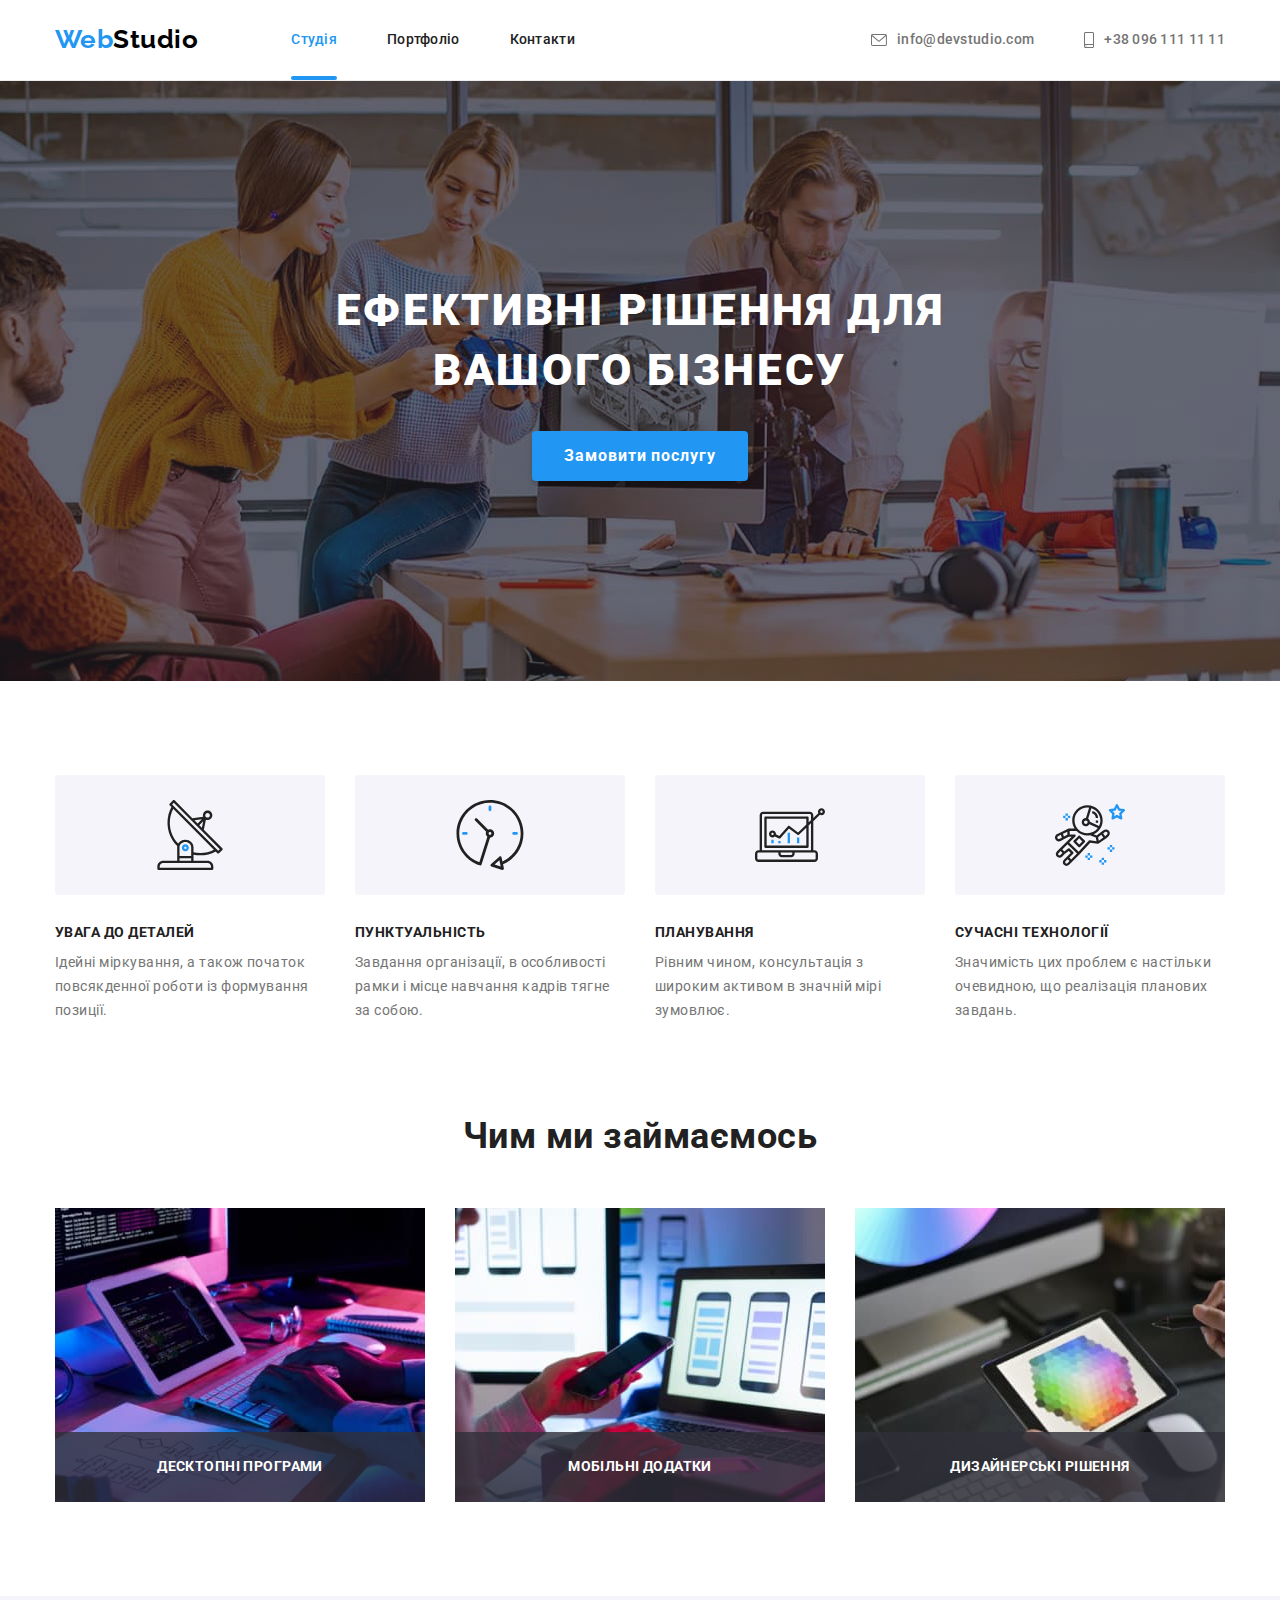
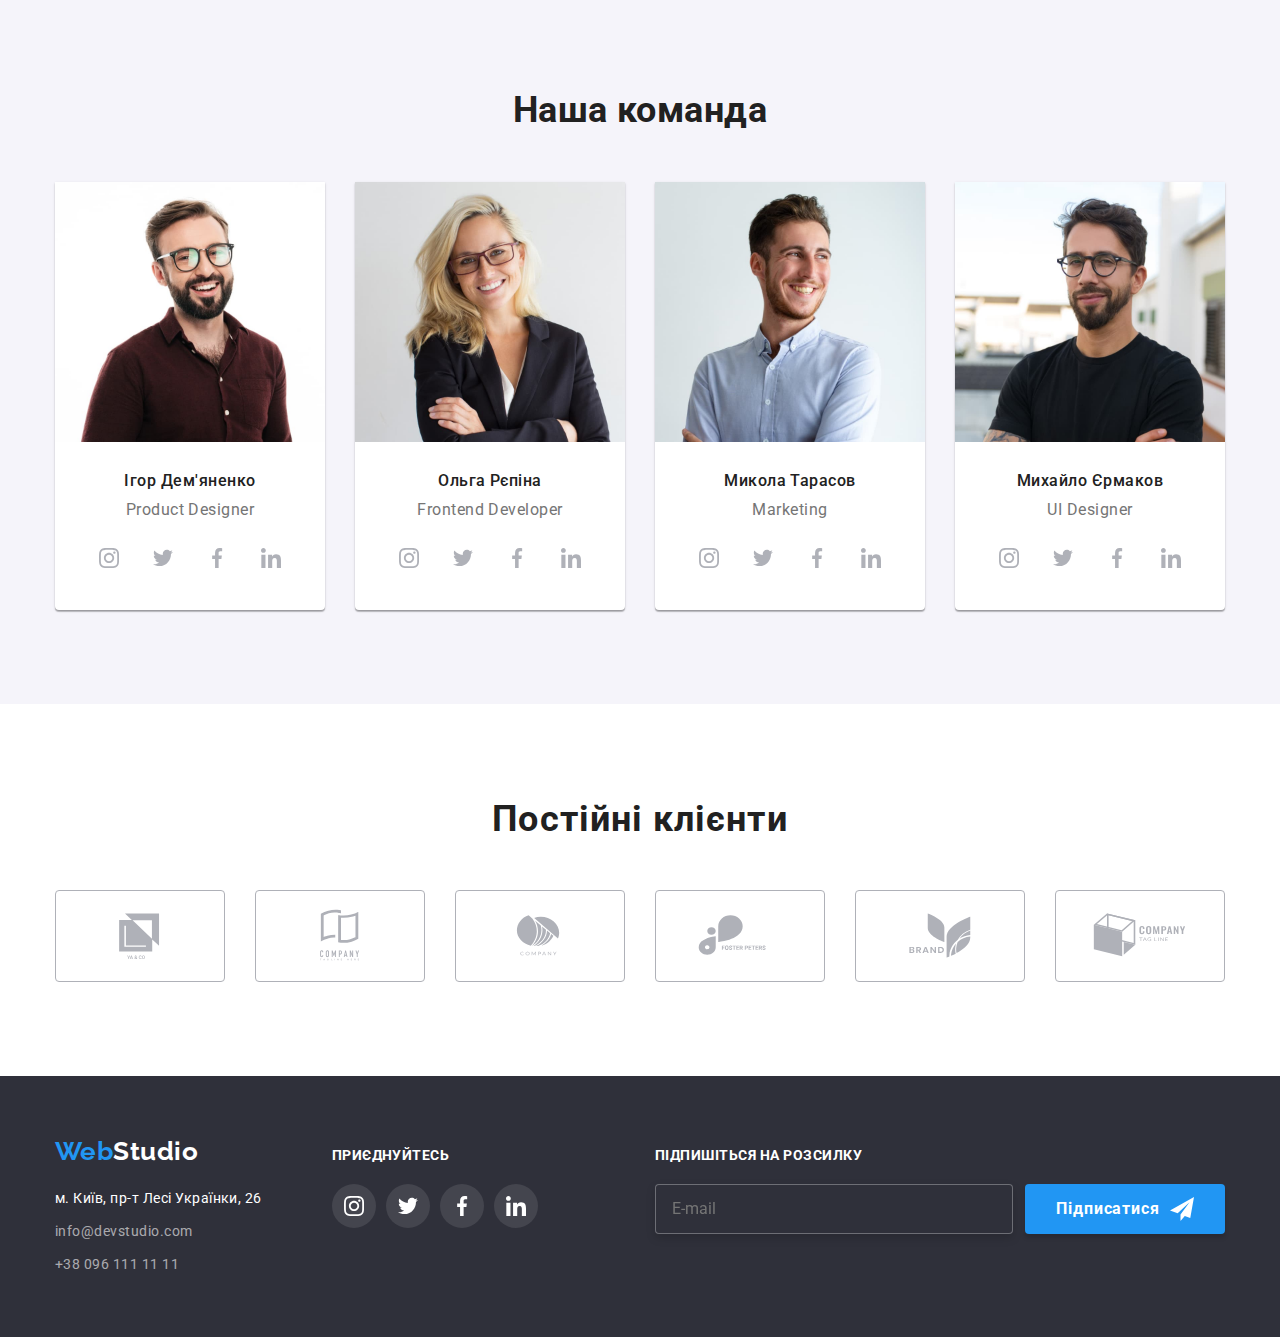
<file: index.html>
<!DOCTYPE html>
<html lang="uk">
  <head>
    <meta charset="UTF-8" />
    <meta http-equiv="X-UA-Compatible" content="IE=edge" />
    <meta name="viewport" content="width=device-width, initial-scale=1.0" />
    <title>WebStudio</title>
    <link rel="preconnect" href="https://fonts.googleapis.com" />
    <link rel="preconnect" href="https://fonts.gstatic.com" crossorigin />
    <link
      href="https://fonts.googleapis.com/css2?family=Raleway:wght@700&family=Roboto:wght@400;500;700;900&display=swap"
      rel="stylesheet"
    />
    <link
      rel="stylesheet"
      href="https://cdnjs.cloudflare.com/ajax/libs/modern-normalize/1.1.0/modern-normalize.css"
      integrity="sha512-Y0MM+V6ymRKN2zStTqzQ227DWhhp4Mzdo6gnlRnuaNCbc+YN/ZH0sBCLTM4M0oSy9c9VKiCvd4Jk44aCLrNS5Q=="
      crossorigin="anonymous"
      referrerpolicy="no-referrer"
    />
    <link rel="stylesheet" href="./css/styles.css" />
  </head>
  <body>
    <!-- Верхня лінія -->
    <header class="header-main">
      <div class="container main-nav">
        <a href="./index.html" class="logo" lang="en"><span>Web</span>Studio</a>
        <nav>
          <ul class="nav-list">
            <li class="nav-li-item"><a href="./index.html" class="nav-item current">Студія</a></li>
            <li class="nav-li-item"><a href="./portfolio.html" class="nav-item">Портфоліо</a></li>
            <li class="nav-li-item"><a href="#" class="nav-item">Контакти</a></li>
          </ul>
        </nav>
        <ul class="contacts-list">
          <li class="contacts-li-item">
            <a href="mailto:info@devstudio.com" class="contacts-item">
              <svg class="contacts-icon" width="16" height="12" aria-hidden="true">
                <use href="./images/icons.svg#icon-envelope"></use>
              </svg>
              info@devstudio.com
            </a>
          </li>
          <li class="contacts-li-item">
            <a href="tel:+380961111111" class="contacts-item">
              <svg class="contacts-icon" width="10" height="16" aria-hidden="true">
                <use href="./images/icons.svg#icon-smartphone"></use>
              </svg>
              +38 096 111 11 11
            </a>
          </li>
        </ul>
      </div>
    </header>

    <main>
      <!-- Шапка -->
      <section class="hero">
        <div class="container">
          <h1 class="hero-title">Ефективні рішення для вашого бізнесу</h1>
          <button type="button" class="hero-btn" data-modal-open>Замовити послугу</button>
        </div>
      </section>

      <!-- Особливості -->
      <section class="section">
        <div class="container features">
          <h2 class="features-title visually-hidden">Особливості</h2>
          <ul class="features-list">
            <li class="features-item">
              <div class="features-card">
                <svg class="features-icon" width="70" height="70" aria-hidden="true">
                  <use href="./images/icons.svg#icon-antenna"></use>
                </svg>
              </div>
              <h3 class="features-subtitle">Увага до деталей</h3>
              <p class="features-desc">
                Ідейні міркування, а також початок повсякденної роботи із формування позиції.
              </p>
            </li>
            <li class="features-item">
              <div class="features-card">
                <svg class="features-icon" width="70" height="70" aria-hidden="true">
                  <use href="./images/icons.svg#icon-clock"></use>
                </svg>
              </div>
              <h3 class="features-subtitle">Пунктуальність</h3>
              <p class="features-desc">
                Завдання організації, в особливості рамки і місце навчання кадрів тягне за собою.
              </p>
            </li>
            <li class="features-item">
              <div class="features-card">
                <svg class="features-icon" width="70" height="70" aria-hidden="true">
                  <use href="./images/icons.svg#icon-diagram"></use>
                </svg>
              </div>
              <h3 class="features-subtitle">Планування</h3>
              <p class="features-desc">
                Рівним чином, консультація з широким активом в значній мірі зумовлює.
              </p>
            </li>
            <li class="features-item">
              <div class="features-card">
                <svg class="features-icon" width="70" height="70" aria-hidden="true">
                  <use href="./images/icons.svg#icon-astronaut"></use>
                </svg>
              </div>
              <h3 class="features-subtitle">Сучасні технології</h3>
              <p class="features-desc">
                Значимість цих проблем є настільки очевидною, що реалізація планових завдань.
              </p>
            </li>
          </ul>
        </div>
      </section>

      <!-- Чим ми займаємоя -->
      <section class="section wedo">
        <div class="container">
          <h2 class="wedo-title">Чим ми займаємось</h2>
          <ul class="wedo-list">
            <li class="wedo-item">
              <div class="wedo-thumb">
                <img
                  src="./images/code.jpg"
                  alt="Робота з комп'ютером"
                  width="370"
                  height="294"
                  class="wedo-img"
                />
                <h3 class="wedo-subtitle">Десктопні програми</h3>
              </div>
            </li>
            <li class="wedo-item">
              <div class="wedo-thumb">
                <img
                  src="./images/phone.jpg"
                  alt="Презентація на ноутбуці"
                  width="370"
                  height="294"
                  class="wedo-img"
                />
                <h3 class="wedo-subtitle">Мобільні додатки</h3>
              </div>
            </li>
            <li class="wedo-item">
              <div class="wedo-thumb">
                <img
                  src="./images/tablet.jpg"
                  alt="Палітра кольорів на планшеті"
                  width="370"
                  height="294"
                  class="wedo-img"
                />
                <h3 class="wedo-subtitle">Дизайнерські рішення</h3>
              </div>
            </li>
          </ul>
        </div>
      </section>

      <!-- Наша команда -->
      <section class="section team">
        <div class="container">
          <h2 class="team-title">Наша команда</h2>
          <ul class="team-list">
            <li class="team-item">
              <img
                src="./images/demyanenko.jpg"
                alt="Ігор Дем'яненко"
                width="270"
                height="260"
                class="team-img"
              />
              <div class="card-team-text">
                <h3 class="team-subtitle">Ігор Дем'яненко</h3>
                <p class="team-desc" lang="en">Product Designer</p>
                <ul class="social-icon-list">
                  <li class="social-icon-item">
                    <a href="#" class="social-icon-link team-social">
                      <svg
                        class="social-icon"
                        width="20"
                        height="20"
                        aria-label="Посилання на Instagram"
                      >
                        <use href="./images/icons.svg#icon-instagram"></use>
                      </svg>
                    </a>
                  </li>
                  <li class="social-icon-item">
                    <a href="#" class="social-icon-link team-social">
                      <svg
                        class="social-icon"
                        width="20"
                        height="20"
                        aria-label="Посилання на Twitter"
                      >
                        <use href="./images/icons.svg#icon-twitter"></use>
                      </svg>
                    </a>
                  </li>
                  <li class="social-icon-item">
                    <a href="#" class="social-icon-link team-social">
                      <svg
                        class="social-icon"
                        width="20"
                        height="20"
                        aria-label="Посилання на Facebook"
                      >
                        <use href="./images/icons.svg#icon-facebook"></use>
                      </svg>
                    </a>
                  </li>
                  <li class="social-icon-item">
                    <a href="#" class="social-icon-link team-social">
                      <svg
                        class="social-icon"
                        width="20"
                        height="20"
                        aria-label="Посилання на LinkedIn"
                      >
                        <use href="./images/icons.svg#icon-linkedin"></use>
                      </svg>
                    </a>
                  </li>
                </ul>
              </div>
            </li>
            <li class="team-item">
              <img
                src="./images/repina.jpg"
                alt="Ольга Рєпіна"
                width="270"
                height="260"
                class="team-img"
              />
              <div class="card-team-text">
                <h3 class="team-subtitle">Ольга Рєпіна</h3>
                <p class="team-desc" lang="en">Frontend Developer</p>
                <ul class="social-icon-list">
                  <li class="social-icon-item">
                    <a href="#" class="social-icon-link team-social">
                      <svg
                        class="social-icon"
                        width="20"
                        height="20"
                        aria-label="Посилання на Instagram"
                      >
                        <use href="./images/icons.svg#icon-instagram"></use>
                      </svg>
                    </a>
                  </li>
                  <li class="social-icon-item">
                    <a href="#" class="social-icon-link team-social">
                      <svg
                        class="social-icon"
                        width="20"
                        height="20"
                        aria-label="Посилання на Twitter"
                      >
                        <use href="./images/icons.svg#icon-twitter"></use>
                      </svg>
                    </a>
                  </li>
                  <li class="social-icon-item">
                    <a href="#" class="social-icon-link team-social">
                      <svg
                        class="social-icon"
                        width="20"
                        height="20"
                        aria-label="Посилання на Facebook"
                      >
                        <use href="./images/icons.svg#icon-facebook"></use>
                      </svg>
                    </a>
                  </li>
                  <li class="social-icon-item">
                    <a href="#" class="social-icon-link team-social">
                      <svg
                        class="social-icon"
                        width="20"
                        height="20"
                        aria-label="Посилання на LinkedIn"
                      >
                        <use href="./images/icons.svg#icon-linkedin"></use>
                      </svg>
                    </a>
                  </li>
                </ul>
              </div>
            </li>
            <li class="team-item">
              <img
                src="./images/tarasov.jpg"
                alt="Микола Тарасов"
                width="270"
                height="260"
                class="team-img"
              />
              <div class="card-team-text">
                <h3 class="team-subtitle">Микола Тарасов</h3>
                <p class="team-desc" lang="en">Marketing</p>
                <ul class="social-icon-list">
                  <li class="social-icon-item">
                    <a href="#" class="social-icon-link team-social">
                      <svg
                        class="social-icon"
                        width="20"
                        height="20"
                        aria-label="Посилання на Instagram"
                      >
                        <use href="./images/icons.svg#icon-instagram"></use>
                      </svg>
                    </a>
                  </li>
                  <li class="social-icon-item">
                    <a href="#" class="social-icon-link team-social">
                      <svg
                        class="social-icon"
                        width="20"
                        height="20"
                        aria-label="Посилання на Twitter"
                      >
                        <use href="./images/icons.svg#icon-twitter"></use>
                      </svg>
                    </a>
                  </li>
                  <li class="social-icon-item">
                    <a href="#" class="social-icon-link team-social">
                      <svg
                        class="social-icon"
                        width="20"
                        height="20"
                        aria-label="Посилання на Facebook"
                      >
                        <use href="./images/icons.svg#icon-facebook"></use>
                      </svg>
                    </a>
                  </li>
                  <li class="social-icon-item">
                    <a href="#" class="social-icon-link team-social">
                      <svg
                        class="social-icon"
                        width="20"
                        height="20"
                        aria-label="Посилання на LinkedIn"
                      >
                        <use href="./images/icons.svg#icon-linkedin"></use>
                      </svg>
                    </a>
                  </li>
                </ul>
              </div>
            </li>
            <li class="team-item">
              <img
                src="./images/ermakov.jpg"
                alt="Михайло Єрмаков"
                width="270"
                height="260"
                class="team-img"
              />
              <div class="card-team-text">
                <h3 class="team-subtitle">Михайло Єрмаков</h3>
                <p class="team-desc" lang="en">UI Designer</p>
                <ul class="social-icon-list">
                  <li class="social-icon-item">
                    <a href="#" class="social-icon-link team-social">
                      <svg
                        class="social-icon"
                        width="20"
                        height="20"
                        aria-label="Посилання на Instagram"
                      >
                        <use href="./images/icons.svg#icon-instagram"></use>
                      </svg>
                    </a>
                  </li>
                  <li class="social-icon-item">
                    <a href="#" class="social-icon-link team-social">
                      <svg
                        class="social-icon"
                        width="20"
                        height="20"
                        aria-label="Посилання на Twitter"
                      >
                        <use href="./images/icons.svg#icon-twitter"></use>
                      </svg>
                    </a>
                  </li>
                  <li class="social-icon-item">
                    <a href="#" class="social-icon-link team-social">
                      <svg
                        class="social-icon"
                        width="20"
                        height="20"
                        aria-label="Посилання на Facebook"
                      >
                        <use href="./images/icons.svg#icon-facebook"></use>
                      </svg>
                    </a>
                  </li>
                  <li class="social-icon-item">
                    <a href="#" class="social-icon-link team-social">
                      <svg
                        class="social-icon"
                        width="20"
                        height="20"
                        aria-label="Посилання на LinkedIn"
                      >
                        <use href="./images/icons.svg#icon-linkedin"></use>
                      </svg>
                    </a>
                  </li>
                </ul>
              </div>
            </li>
          </ul>
        </div>
      </section>

      <!-- Постійні клієнти -->
      <section class="section">
        <div class="container">
          <h2 class="client-title">Постійні клієнти</h2>
          <ul class="client-list">
            <li class="client-item">
              <a href="#" class="client-link">
                <svg
                  class="client-icon"
                  width="106"
                  height="60"
                  aria-label="Посилання на Ya and Co"
                >
                  <use href="./images/icons.svg#icon-ya-and-co"></use>
                </svg>
              </a>
            </li>
            <li class="client-item">
              <a href="#" class="client-link">
                <svg
                  class="client-icon"
                  width="106"
                  height="60"
                  aria-label="Посилання на Company tagline here"
                >
                  <use href="./images/icons.svg#icon-company-tagline-here"></use>
                </svg>
              </a>
            </li>
            <li class="client-item">
              <a href="#" class="client-link">
                <svg class="client-icon" width="106" height="60" aria-label="Посилання на Company">
                  <use href="./images/icons.svg#icon-company"></use>
                </svg>
              </a>
            </li>
            <li class="client-item">
              <a href="#" class="client-link">
                <svg
                  class="client-icon"
                  width="106"
                  height="60"
                  aria-label="Посилання на Foster peters"
                >
                  <use href="./images/icons.svg#icon-foster-peters"></use>
                </svg>
              </a>
            </li>
            <li class="client-item">
              <a href="#" class="client-link">
                <svg class="client-icon" width="106" height="60" aria-label="Посилання на Brand">
                  <use href="./images/icons.svg#icon-brand"></use>
                </svg>
              </a>
            </li>
            <li class="client-item">
              <a href="#" class="client-link">
                <svg
                  class="client-icon"
                  width="106"
                  height="60"
                  aria-label="Посилання на Company tagline"
                >
                  <use href="./images/icons.svg#icon-company-tagline"></use>
                </svg>
              </a>
            </li>
          </ul>
        </div>
      </section>

      <!-- Modal window -->
      <div class="backdrop is-hidden" data-modal>
        <div class="modal">
          <button type="button" class="modal-close-btn" data-modal-close>
            <svg class="modal-close-icon" width="18" height="18" aria-label="Закрити">
              <use href="./images/icons.svg#icon-close-modal"></use>
            </svg>
          </button>
          <p class="modal-title">Залишіть свої дані, ми вам передзвонимо</p>
          <form class="modal-form-order">
            <div class="form-field">
              <label class="order-label" for="name-order">Ім'я</label>
              <div class="form-field-input">
                <input class="form-input" type="text" name="name-order" id="name-order" />
                <svg class="modal-icon" width="18px" height="18px" aria-hidden="true">
                  <use href="./images/icons.svg#icon-person-modal"></use>
                </svg>
              </div>
            </div>
            <div class="form-field">
              <label class="order-label" for="tel-order">Телефон</label>
              <div class="form-field-input">
                <input class="form-input" type="tel" name="tel-order" id="tel-order" />
                <svg class="modal-icon" width="18px" height="18px" aria-hidden="true">
                  <use href="./images/icons.svg#icon-phone-modal"></use>
                </svg>
              </div>
            </div>
            <div class="form-field">
              <label class="order-label" for="email-order">Пошта</label>
              <div class="form-field-input">
                <input class="form-input" type="email" name="email-order" id="email-order" />
                <svg class="modal-icon" width="18px" height="18px" aria-hidden="true">
                  <use href="./images/icons.svg#icon-email-modal"></use>
                </svg>
              </div>
            </div>
            <div class="form-field">
              <label class="order-label" for="decr-order">Коментарій</label>
              <textarea
                class="order-textarea"
                name="decr-order"
                id="decr-order"
                cols="30"
                rows="10"
                placeholder="Введіть текст"
              ></textarea>
            </div>
            <div class="form-privacy">
              <label class="order-privacy-label">
                <input class="order-privacy-imput" type="checkbox" name="privacy-checkbox" />
                <span class="icon-checkbox"></span>
                Погоджуюся з розсилкою та приймаю
                <a href="#" class="order-privacy-link">Умови договору</a>
              </label>
            </div>
            <button class="modal-btn" type="submit">Відправити</button>
          </form>
        </div>
      </div>
    </main>

    <!-- Підвал -->
    <footer>
      <div class="container footer">
        <div class="address-logo-footer">
          <a href="./index.html" class="logo logo-footer" lang="en"><span>Web</span>Studio</a>
          <address>
            <ul class="address-list">
              <li class="address-li-item">
                <a href="#" class="address-item location">м. Київ, пр-т Лесі Українки, 26</a>
              </li>
              <li class="address-li-item">
                <a href="mailto:info@devstudio.com" class="address-item">info@devstudio.com</a>
              </li>
              <li class="address-li-item">
                <a href="tel:+380961111111" class="address-item">+38 096 111 11 11</a>
              </li>
            </ul>
          </address>
        </div>
        <div class="footer-social-link">
          <p class="title-links-footer">Приєднуйтесь</p>
          <ul class="social-icon-list">
            <li class="social-icon-item">
              <a href="#" class="social-icon-link footer-social">
                <svg class="social-icon" width="20" height="20" aria-label="Посилання на Instagram">
                  <use href="./images/icons.svg#icon-instagram"></use>
                </svg>
              </a>
            </li>
            <li class="social-icon-item">
              <a href="#" class="social-icon-link footer-social">
                <svg class="social-icon" width="20" height="20" aria-label="Посилання на Twitter">
                  <use href="./images/icons.svg#icon-twitter"></use>
                </svg>
              </a>
            </li>
            <li class="social-icon-item">
              <a href="#" class="social-icon-link footer-social">
                <svg class="social-icon" width="20" height="20" aria-label="Посилання на Facebook">
                  <use href="./images/icons.svg#icon-facebook"></use>
                </svg>
              </a>
            </li>
            <li class="social-icon-item">
              <a href="#" class="social-icon-link footer-social">
                <svg class="social-icon" width="20" height="20" aria-label="Посилання на LinkedIn">
                  <use href="./images/icons.svg#icon-linkedin"></use>
                </svg>
              </a>
            </li>
          </ul>
        </div>
        <div class="newsletter-footer">
          <p class="newsletter-title">Підпишіться на розсилку</p>
          <form class="newsletter-form">
            <input
              type="email"
              class="newsletter-input"
              name="email-newsletter"
              id="email-newsletter"
              placeholder="E-mail"
            />
            <button type="submit" class="newsletter-btn">
              Підписатися
              <svg class="newsletter-btn-icon" width="24" height="24" aria-hidden="true">
                <use href="./images/icons.svg#icon-send-btn"></use>
              </svg>
            </button>
          </form>
        </div>
      </div>
    </footer>
    <script src="./js/modal.js"></script>
  </body>
</html>
</file>
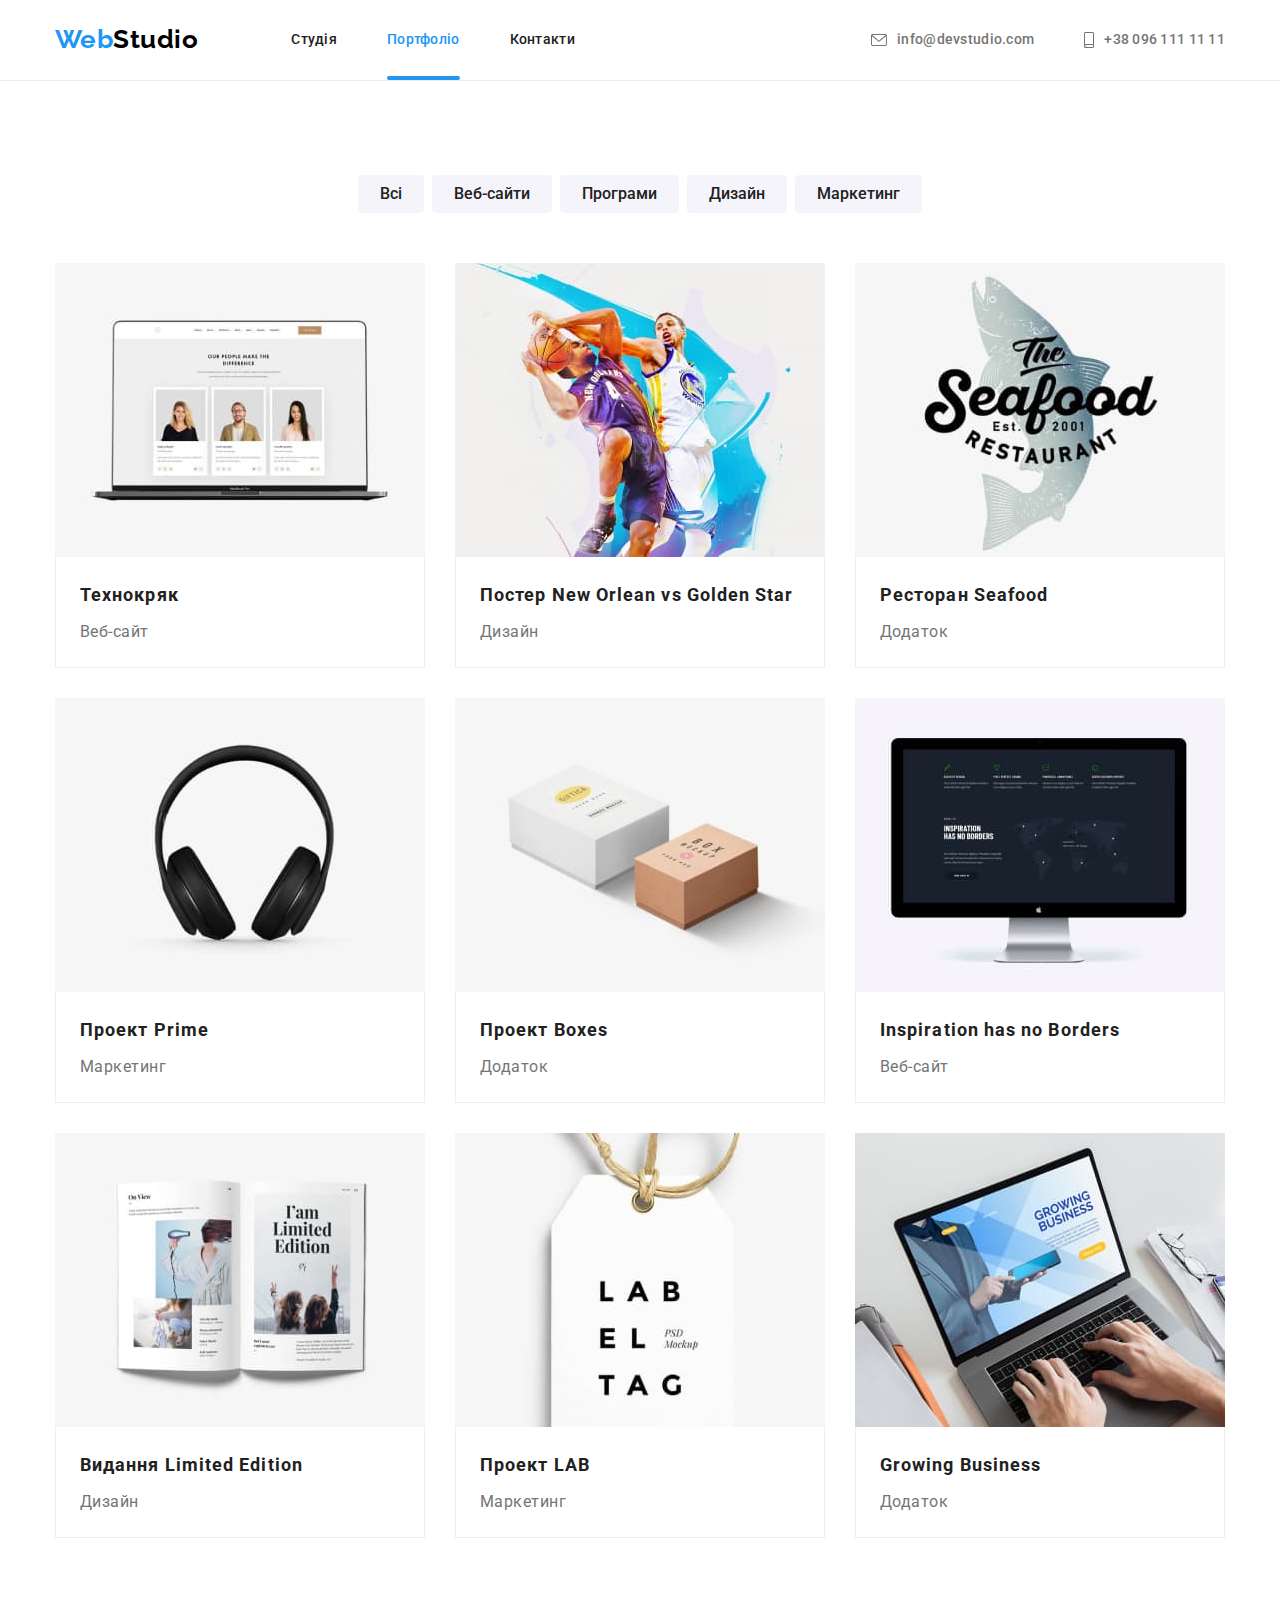
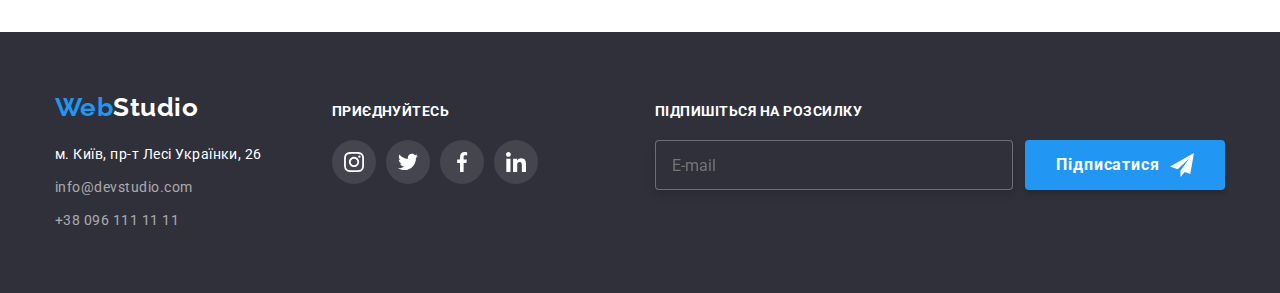
<file: portfolio.html>
<!DOCTYPE html>
<html lang="uk">
  <head>
    <meta charset="UTF-8" />
    <meta http-equiv="X-UA-Compatible" content="IE=edge" />
    <meta name="viewport" content="width=device-width, initial-scale=1.0" />
    <title>Portfolio</title>
    <link rel="preconnect" href="https://fonts.googleapis.com" />
    <link rel="preconnect" href="https://fonts.gstatic.com" crossorigin />
    <link
      href="https://fonts.googleapis.com/css2?family=Raleway:wght@700&family=Roboto:wght@400;500;700;900&display=swap"
      rel="stylesheet"
    />
    <link
      rel="stylesheet"
      href="https://cdnjs.cloudflare.com/ajax/libs/modern-normalize/1.1.0/modern-normalize.css"
      integrity="sha512-Y0MM+V6ymRKN2zStTqzQ227DWhhp4Mzdo6gnlRnuaNCbc+YN/ZH0sBCLTM4M0oSy9c9VKiCvd4Jk44aCLrNS5Q=="
      crossorigin="anonymous"
      referrerpolicy="no-referrer"
    />
    <link rel="stylesheet" href="./css/styles.css" />
  </head>
  <body>
    <header class="header-main">
      <div class="container main-nav">
        <a href="./index.html" class="logo" lang="en"><span>Web</span>Studio</a>
        <nav>
          <ul class="nav-list">
            <li class="nav-li-item"><a href="./index.html" class="nav-item">Студія</a></li>
            <li class="nav-li-item">
              <a href="./portfolio.html" class="nav-item current">Портфоліо</a>
            </li>
            <li class="nav-li-item"><a href="#" class="nav-item">Контакти</a></li>
          </ul>
        </nav>
        <ul class="contacts-list">
          <li class="contacts-li-item">
            <a href="mailto:info@devstudio.com" class="contacts-item">
              <svg class="contacts-icon" width="16" height="12" aria-hidden="true">
                <use href="./images/icons.svg#icon-envelope"></use>
              </svg>
              info@devstudio.com
            </a>
          </li>
          <li class="contacts-li-item">
            <a href="tel:+380961111111" class="contacts-item">
              <svg class="contacts-icon" width="10" height="16" aria-hidden="true">
                <use href="./images/icons.svg#icon-smartphone"></use>
              </svg>
              +38 096 111 11 11
            </a>
          </li>
        </ul>
      </div>
    </header>
    <main>
      <div class="container portfolio">
        <h1 class="portfolio-title visually-hidden">Портфоліо</h1>
        <ul class="filters-list">
          <li class="filters-item"><button type="button" class="filter-btn">Всі</button></li>
          <li class="filters-item"><button type="button" class="filter-btn">Веб-сайти</button></li>
          <li class="filters-item"><button type="button" class="filter-btn">Програми</button></li>
          <li class="filters-item"><button type="button" class="filter-btn">Дизайн</button></li>
          <li class="filters-item"><button type="button" class="filter-btn">Маркетинг</button></li>
        </ul>
        <ul class="preview-list">
          <li class="preview-item">
            <a href="#" class="preview-link">
              <div class="preview-thumb">
                <img src="./images/technocrack.jpg" alt="Технокряк" width="370" height="294" />
                <p class="preview-decr-overlay">
                  Ресурс пропонує комплексні пропозиції з різним рівнем функціоналу та сервісів. Все
                  це дозволить відвідувачу отримати вичерпні відомості про компанію чи приватну
                  особу.
                </p>
              </div>
              <div class="card-preview-text">
                <h2 class="preview-title">Технокряк</h2>
                <p class="preview-desc">Веб-сайт</p>
              </div>
            </a>
          </li>
          <li class="preview-item">
            <a href="#" class="preview-link">
              <div class="preview-thumb">
                <img
                  src="./images/poster.jpg"
                  alt="Постер New Orlean vs Golden Star"
                  width="370"
                  height="294"
                />
                <p class="preview-decr-overlay">
                  Ресурс пропонує комплексні пропозиції з різним рівнем функціоналу та сервісів. Все
                  це дозволить відвідувачу отримати вичерпні відомості про компанію чи приватну
                  особу.
                </p>
              </div>
              <div class="card-preview-text">
                <h2 class="preview-title">
                  Постер <span lang="en">New Orlean vs Golden Star</span>
                </h2>
                <p class="preview-desc">Дизайн</p>
              </div>
            </a>
          </li>
          <li class="preview-item">
            <a href="#" class="preview-link">
              <div class="preview-thumb">
                <img src="./images/seafood.jpg" alt="Ресторан Seafood" width="370" height="294" />
                <p class="preview-decr-overlay">
                  Ресурс пропонує комплексні пропозиції з різним рівнем функціоналу та сервісів. Все
                  це дозволить відвідувачу отримати вичерпні відомості про компанію чи приватну
                  особу.
                </p>
              </div>
              <div class="card-preview-text">
                <h2 class="preview-title">Ресторан <span lang="en">Seafood</span></h2>
                <p class="preview-desc">Додаток</p>
              </div></a
            >
          </li>
          <li class="preview-item">
            <a href="#" class="preview-link">
              <div class="preview-thumb">
                <img src="./images/prime.jpg" alt="Проект Prime" width="370" height="294" />
                <p class="preview-decr-overlay">
                  Ресурс пропонує комплексні пропозиції з різним рівнем функціоналу та сервісів. Все
                  це дозволить відвідувачу отримати вичерпні відомості про компанію чи приватну
                  особу.
                </p>
              </div>
              <div class="card-preview-text">
                <h2 class="preview-title">Проект <span lang="en">Prime</span></h2>
                <p class="preview-desc">Маркетинг</p>
              </div></a
            >
          </li>
          <li class="preview-item">
            <a href="#" class="preview-link">
              <div class="preview-thumb">
                <img src="./images/boxes.jpg" alt="Проект Boxes" width="370" height="294" />
                <p class="preview-decr-overlay">
                  Ресурс пропонує комплексні пропозиції з різним рівнем функціоналу та сервісів. Все
                  це дозволить відвідувачу отримати вичерпні відомості про компанію чи приватну
                  особу.
                </p>
              </div>
              <div class="card-preview-text">
                <h2 class="preview-title">Проект <span lang="en">Boxes</span></h2>
                <p class="preview-desc">Додаток</p>
              </div></a
            >
          </li>
          <li class="preview-item">
            <a href="#" class="preview-link">
              <div class="preview-thumb">
                <img
                  src="./images/inspiration.jpg"
                  alt="Inspiration has no Borders"
                  width="370"
                  height="294"
                />
                <p class="preview-decr-overlay">
                  Ресурс пропонує комплексні пропозиції з різним рівнем функціоналу та сервісів. Все
                  це дозволить відвідувачу отримати вичерпні відомості про компанію чи приватну
                  особу.
                </p>
              </div>
              <div class="card-preview-text">
                <h2 class="preview-title" lang="en">Inspiration has no Borders</h2>
                <p class="preview-desc">Веб-сайт</p>
              </div></a
            >
          </li>
          <li class="preview-item">
            <a href="#" class="preview-link">
              <div class="preview-thumb">
                <img
                  src="./images/limited-edition.jpg"
                  alt="Видання Limited Edition"
                  width="370"
                  height="294"
                />
                <p class="preview-decr-overlay">
                  Ресурс пропонує комплексні пропозиції з різним рівнем функціоналу та сервісів. Все
                  це дозволить відвідувачу отримати вичерпні відомості про компанію чи приватну
                  особу.
                </p>
              </div>
              <div class="card-preview-text">
                <h2 class="preview-title">Видання <span lang="en">Limited Edition</span></h2>
                <p class="preview-desc">Дизайн</p>
              </div></a
            >
          </li>
          <li class="preview-item">
            <a href="#" class="preview-link">
              <div class="preview-thumb">
                <img src="./images/lab.jpg" alt="Проект LAB" width="370" height="294" />
                <p class="preview-decr-overlay">
                  Ресурс пропонує комплексні пропозиції з різним рівнем функціоналу та сервісів. Все
                  це дозволить відвідувачу отримати вичерпні відомості про компанію чи приватну
                  особу.
                </p>
              </div>
              <div class="card-preview-text">
                <h2 class="preview-title">Проект <span lang="en">LAB</span></h2>
                <p class="preview-desc">Маркетинг</p>
              </div></a
            >
          </li>
          <li class="preview-item">
            <a href="#" class="preview-link">
              <div class="preview-thumb">
                <img
                  src="./images/growing-business.jpg"
                  alt="Growing Business"
                  width="370"
                  height="294"
                />
                <p class="preview-decr-overlay">
                  Ресурс пропонує комплексні пропозиції з різним рівнем функціоналу та сервісів. Все
                  це дозволить відвідувачу отримати вичерпні відомості про компанію чи приватну
                  особу.
                </p>
              </div>
              <div class="card-preview-text">
                <h2 class="preview-title" lang="en">Growing Business</h2>
                <p class="preview-desc">Додаток</p>
              </div></a
            >
          </li>
        </ul>
      </div>
    </main>
    <footer>
      <div class="container footer">
        <div class="address-logo-footer">
          <a href="./index.html" class="logo logo-footer" lang="en"><span>Web</span>Studio</a>
          <address>
            <ul class="address-list">
              <li class="address-li-item">
                <a href="#" class="address-item location">м. Київ, пр-т Лесі Українки, 26</a>
              </li>
              <li class="address-li-item">
                <a href="mailto:info@devstudio.com" class="address-item">info@devstudio.com</a>
              </li>
              <li class="address-li-item">
                <a href="tel:+380961111111" class="address-item">+38 096 111 11 11</a>
              </li>
            </ul>
          </address>
        </div>
        <div class="footer-social-link">
          <p class="title-links-footer">Приєднуйтесь</p>
          <ul class="social-icon-list">
            <li class="social-icon-item">
              <a href="#" class="social-icon-link footer-social">
                <svg class="social-icon" width="20" height="20" aria-label="Посилання на Instagram">
                  <use href="./images/icons.svg#icon-instagram"></use>
                </svg>
              </a>
            </li>
            <li class="social-icon-item">
              <a href="#" class="social-icon-link footer-social">
                <svg class="social-icon" width="20" height="20" aria-label="Посилання на Twitter">
                  <use href="./images/icons.svg#icon-twitter"></use>
                </svg>
              </a>
            </li>
            <li class="social-icon-item">
              <a href="#" class="social-icon-link footer-social">
                <svg class="social-icon" width="20" height="20" aria-label="Посилання на Facebook">
                  <use href="./images/icons.svg#icon-facebook"></use>
                </svg>
              </a>
            </li>
            <li class="social-icon-item">
              <a href="#" class="social-icon-link footer-social">
                <svg class="social-icon" width="20" height="20" aria-label="Посилання на LinkedIn">
                  <use href="./images/icons.svg#icon-linkedin"></use>
                </svg>
              </a>
            </li>
          </ul>
        </div>
        <div class="newsletter-footer">
          <p class="newsletter-title">Підпишіться на розсилку</p>
          <form class="newsletter-form">
            <input
              type="email"
              class="newsletter-input"
              name="email-newsletter"
              id="email-newsletter"
              placeholder="E-mail"
            />
            <button type="submit" class="newsletter-btn">
              Підписатися
              <svg class="newsletter-btn-icon" width="24" height="24" aria-hidden="true">
                <use href="./images/icons.svg#icon-send-btn"></use>
              </svg>
            </button>
          </form>
        </div>
      </div>
    </footer>
  </body>
</html>
</file>
<file: css/styles.css>
:root {
  --header-color: #212121;
  --desc-color: #757575;
  --accent-color: #2196f3;
  --address-color: rgba(255, 255, 255, 0.6);

  --white-color: #ffffff;
  --black-color: #000000;
  --bgr-primary-color: #f5f4fa;
  --bgr-secondary-color: #2f303a;

  --border-color: #eeeeee;
  --header-border-color: #ececec;

  --icon-color: #afb1b8;
  --card-set-gap: 30px;
}
/* Reset styles */
h1,
h2,
h3,
p,
ul {
  margin: 0;
}
ul {
  padding: 0;
  list-style: none;
}
a {
  text-decoration: none;
  color: inherit;
}
button {
  border: 0;
}
address {
  font-style: normal;
}

/* Global style */
body {
  background-color: var(--white-color);
  color: var(--desc-color);
  font-family: 'Roboto', sans-serif;
  letter-spacing: 0.03em;
}
h2,
h3 {
  color: var(--header-color);
}
img {
  display: block;
  max-width: 100%;
  height: auto;
}
.visually-hidden {
  position: absolute;
  width: 1px;
  height: 1px;
  margin: -1px;
  border: 0;
  padding: 0;

  white-space: nowrap;
  clip-path: inset(100%);
  clip: rect(0 0 0 0);
  overflow: hidden;
}

.section {
  padding: 94px 0;
}
.container {
  width: 1200px;
  padding: 0 15px;
  margin: 0 auto;
}

/* heder */
.header-main {
  border-bottom: 1px solid var(--header-border-color);
}
.container.main-nav {
  display: flex;
  align-items: center;
}

.logo {
  font-family: 'Raleway', sans-serif;
  color: var(--black-color);
  font-weight: 700;
  font-size: 26px;
  line-height: 1.2;
}
.logo-footer {
  color: var(--white-color);
}
.logo span {
  color: var(--accent-color);
}

.nav-list {
  display: flex;
  margin-left: 93px;
}
.nav-li-item {
  position: relative;
}
.nav-li-item:not(:last-child),
.contacts-li-item:not(:last-child) {
  margin-right: 50px;
}
.nav-item {
  display: block;
  padding: 32px 0;

  color: var(--header-color);
  font-weight: 500;
  font-size: 14px;
  line-height: 1.14;
  letter-spacing: 0.02em;

  transition: color 250ms cubic-bezier(0.4, 0, 0.2, 1);
}
.nav-item.current,
.nav-item:hover,
.nav-item:focus {
  color: var(--accent-color);
}
.nav-item.current::after {
  content: '';

  position: absolute;
  left: 0;
  bottom: 0;

  display: block;
  width: 100%;
  height: 4px;

  background: var(--accent-color);
  border-radius: 2px;
}

.contacts-list {
  display: flex;
  margin-left: auto;
}
.contacts-item {
  display: flex;
  align-items: center;

  font-weight: 500;
  font-size: 14px;
  line-height: 1.14;
  letter-spacing: 0.02em;
  color: inherit;

  transition: color 250ms cubic-bezier(0.4, 0, 0.2, 1);
}
.contacts-icon {
  margin-right: 10px;

  fill: currentColor;
}
.contacts-item:hover,
.contacts-item:focus {
  color: var(--accent-color);
}

/* Main studio */
/* Hero */
.hero {
  max-width: 1600px;
  margin: 0 auto;
  padding: 200px 0;
  text-align: center;
  background-color: var(--bgr-secondary-color);
  background-image: linear-gradient(rgba(47, 48, 58, 0.4), rgba(47, 48, 58, 0.4)),
    url('../images/background.jpg');
  background-repeat: no-repeat;
  background-position: center;
}
.hero-title {
  margin: auto;
  margin-bottom: 30px;
  max-width: 696px;

  font-weight: 900;
  font-size: 44px;
  line-height: 1.36;
  letter-spacing: 0.06em;
  text-transform: uppercase;
  color: var(--white-color);
}
.hero-btn {
  padding: 10px 32px;

  font-family: inherit;
  font-weight: 700;
  font-size: 16px;
  line-height: 1.88;
  letter-spacing: 0.06em;

  color: var(--white-color);
  background-color: var(--accent-color);
  box-shadow: 0px 4px 4px rgb(0 0 0 / 15%);
  border-radius: 4px;

  cursor: pointer;
}
.hero-btn:hover,
.hero-btn:focus {
}

/* Features */
.features-list {
  display: flex;
  justify-content: space-between;
}
.features-item {
  width: 270px;
}
.features-card {
  width: 270px;
  height: 120px;
  margin-bottom: 30px;
  display: flex;
  justify-content: center;
  align-items: center;

  background: var(--bgr-primary-color);
  border-radius: 4px;
}
.features-subtitle {
  font-size: 14px;
  line-height: 1.14;
  text-transform: uppercase;
  margin-bottom: 10px;
}
.features-desc {
  font-size: 14px;
  line-height: 1.71;
}

/* What we do */
.section.wedo {
  padding-top: 0;
}
.wedo-title {
  font-size: 36px;
  line-height: 1.16;
  text-align: center;
  margin-bottom: 50px;
}
.wedo-list {
  display: flex;
  justify-content: space-between;
}
.wedo-thumb {
  position: relative;
}

.wedo-subtitle {
  position: absolute;
  left: 0;
  bottom: 0;
  width: 100%;
  height: 70px;

  display: flex;
  align-items: center;
  justify-content: center;

  font-size: 14px;
  line-height: 1.14;
  letter-spacing: 0.03em;
  text-transform: uppercase;

  color: var(--white-color);
  background-color: rgba(47, 48, 58, 0.8);
}

/* Our team */
.team {
  text-align: center;
  background-color: var(--bgr-primary-color);
}

.team-title {
  font-size: 36px;
  line-height: 1.16;
  margin-bottom: 50px;
}
.team-list {
  display: flex;
  justify-content: space-between;
}
.team-item {
  width: 270px;
  background-color: var(--white-color);
  box-shadow: 0px 1px 3px rgba(0, 0, 0, 0.12), 0px 1px 1px rgba(0, 0, 0, 0.14),
    0px 2px 1px rgba(0, 0, 0, 0.2);
  border-radius: 0px 0px 4px 4px;
}
.card-team-text {
  padding: 30px 0;
}
.team-subtitle {
  font-weight: 500;
  font-size: 16px;
  line-height: 1.18;
  margin-bottom: 10px;
}
.team-desc {
  margin-bottom: 16px;

  font-size: 16px;
  line-height: 1.18;
}
.social-icon-list {
  display: flex;
  justify-content: center;
}
.social-icon-item:not(:last-child) {
  margin-right: 10px;
}
.social-icon-link {
  display: flex;
  justify-content: center;
  align-items: center;

  width: 44px;
  height: 44px;

  border-radius: 50%;
}
.team-social {
  fill: var(--icon-color);

  transition: background-color 250ms cubic-bezier(0.4, 0, 0.2, 1),
    fill 250ms cubic-bezier(0.4, 0, 0.2, 1);
}
.team-social:hover,
.team-social:focus {
  fill: var(--white-color);
  background-color: var(--accent-color);
}
/* Regular clients */
.client-title {
  margin-bottom: 50px;

  font-size: 36px;
  line-height: 42px;
  text-align: center;
  letter-spacing: 0.03em;
}
.client-list {
  display: inline-flex;
}
.client-item {
  display: flex;
  justify-content: center;
  align-items: center;

  border: 1px solid var(--icon-color);
  border-radius: 4px;
}
.client-link {
  padding: 16px 32px;
}
.client-item {
  width: 170px;
  height: 92px;

  transition: border-color 250ms cubic-bezier(0.4, 0, 0.2, 1);
}
.client-item:not(:last-child) {
  margin-right: 30px;
}
.client-link {
  width: 100%;
  height: 100%;
  display: flex;
  align-items: center;
  fill: var(--icon-color);

  transition: fill 250ms cubic-bezier(0.4, 0, 0.2, 1);
}
.client-item:hover .client-link,
.client-link:focus {
  fill: var(--accent-color);
}
.client-item:hover,
.client-item:focus {
  border-color: var(--accent-color);
}

/* Main Portfolio */
.container.portfolio {
  padding-top: 94px;
  padding-bottom: 94px;
}
.filters-list {
  display: flex;
  justify-content: center;
  margin-bottom: 50px;
}
.filters-item:not(:last-child) {
  margin-right: 8px;
}
.filter-btn {
  padding: 6px 22px;
  font-family: inherit;
  font-weight: 500;
  font-size: 16px;
  line-height: 1.62;
  text-align: center;
  color: var(--header-color);
  background-color: var(--bgr-primary-color);
  border-radius: 4px;

  transition: background-color 250ms cubic-bezier(0.4, 0, 0.2, 1),
    color 250ms cubic-bezier(0.4, 0, 0.2, 1), box-shadow 250ms cubic-bezier(0.4, 0, 0.2, 1);
}
.filter-btn:hover,
.filter-btn:focus {
  background-color: var(--accent-color);
  color: var(--white-color);
  box-shadow: 0px 3px 1px rgba(0, 0, 0, 0.1), 0px 1px 2px rgba(0, 0, 0, 0.08),
    0px 2px 2px rgba(0, 0, 0, 0.12);
}
.preview-list {
  display: flex;
  flex-wrap: wrap;
  margin-left: calc(-1 * var(--card-set-gap));
  margin-top: calc(-1 * var(--card-set-gap));
}
.preview-item {
  width: 370px;

  flex-basis: calc(100% / 3 - var(--card-set-gap));
  margin-left: var(--card-set-gap);
  margin-top: var(--card-set-gap);
}
.preview-link {
  display: block;

  transition: box-shadow 250ms cubic-bezier(0.4, 0, 0.2, 1);
}

.card-preview-text {
  padding: 20px 24px;
  border: 1px solid var(--border-color);
  border-top: 0;
}
.preview-title {
  font-size: 18px;
  line-height: 2;
  letter-spacing: 0.06em;
  margin-bottom: 4px;
}
.preview-desc {
  font-size: 16px;
  line-height: 1.88;
}
.preview-link:hover {
  box-shadow: 0px 1px 1px rgba(0, 0, 0, 0.12), 0px 4px 4px rgba(0, 0, 0, 0.06),
    1px 4px 6px rgba(0, 0, 0, 0.16);
}
.preview-link:hover .preview-decr-overlay {
  transform: translateY(0);
}
.preview-thumb {
  position: relative;
  overflow: hidden;
}
.preview-decr-overlay {
  position: absolute;
  top: 0;
  left: 0;
  transform: translateY(100%);
  transition: transform 250ms cubic-bezier(0.4, 0, 0.2, 1);

  width: 100%;
  height: 100%;
  padding: 63px 24px;

  font-size: 18px;
  line-height: 1.56;

  color: var(--white-color);
  background: rgba(33, 150, 243, 0.9);
}

/* Modal window */
.backdrop.is-hidden {
  visibility: hidden;
  opacity: 0;
  pointer-events: none;
}
.backdrop {
  position: fixed;
  z-index: 1;
  top: 0;
  left: 0;
  width: 100%;
  height: 100%;
  background: rgba(0, 0, 0, 0.2);

  transition: opacity 250ms cubic-bezier(0.4, 0, 0.2, 1),
    visibility 250ms cubic-bezier(0.4, 0, 0.2, 1);
}

.modal {
  position: absolute;
  top: 50%;
  left: 50%;
  transform: translate(-50%, -50%);

  min-width: 528px;
  min-height: 581px;
  padding: 40px;

  background: var(--white-color);
  box-shadow: 0px 1px 3px rgba(0, 0, 0, 0.12), 0px 1px 1px rgba(0, 0, 0, 0.14),
    0px 2px 1px rgba(0, 0, 0, 0.2);
  border-radius: 4px;
}
.modal-close-btn {
  position: absolute;
  top: 8px;
  right: 8px;

  display: flex;
  align-items: center;
  justify-content: center;
  width: 30px;
  height: 30px;

  background: inherit;
  border: 1px solid rgba(0, 0, 0, 0.1);
  border-radius: 50%;

  cursor: pointer;

  transition: fill 250ms cubic-bezier(0.4, 0, 0.2, 1);
}
.modal-close-btn:hover,
.modal-close-btn:focus {
  fill: var(--accent-color);
}

.modal-title {
  margin-bottom: 12px;

  font-weight: 700;
  font-size: 20px;
  text-align: center;

  color: var(--header-color);
}

.order-label {
  display: block;
  margin-bottom: 4px;

  font-size: 12px;
  line-height: 1.16;
  letter-spacing: 0.01em;

  color: var(--desc-color);
}

.form-field {
  margin-bottom: 10px;
}
.form-field-input {
  position: relative;

  transition: fill 250ms cubic-bezier(0.4, 0, 0.2, 1);
}
.form-input {
  width: 100%;
  height: 40px;
  padding: 12px 42px;

  background-color: var(--white-color);
  border: 1px solid rgba(33, 33, 33, 0.2);
  border-radius: 4px;
  cursor: pointer;

  transition: border-color 250ms cubic-bezier(0.4, 0, 0.2, 1);
}
.modal-icon {
  position: absolute;
  top: 50%;
  left: 12px;
  transform: translateY(-50%);
}
.form-field-input:hover .modal-icon,
.form-input:focus + .modal-icon {
  fill: var(--accent-color);
}
.form-input:hover,
.form-input:focus {
  border-color: var(--accent-color);
}
.order-textarea {
  display: block;
  resize: none;

  width: 100%;
  height: 120px;
  padding: 12px 16px;
  margin-bottom: 20px;

  font-style: normal;
  font-weight: 400;
  font-size: 12px;
  line-height: 1.16;
  letter-spacing: 0.01em;

  color: rgba(117, 117, 117, 0.5);
  background-color: var(--white-color);
  border: 1px solid rgba(33, 33, 33, 0.2);
  border-radius: 4px;
  cursor: pointer;

  transition: border-color 250ms cubic-bezier(0.4, 0, 0.2, 1);
}
.order-textarea:hover,
.order-textarea:focus {
  border-color: var(--accent-color);
}
.form-privacy {
  margin-bottom: 30px;
}

.order-privacy-label {
  display: flex;
  align-items: center;
  justify-content: center;

  font-size: 14px;
  line-height: 1.71;
}
.order-privacy-link {
  color: var(--accent-color);
  text-decoration: underline;
  cursor: pointer;
}
.order-privacy-imput {
  position: absolute;
  width: 1px;
  height: 1px;
  margin: -1px;
  border: 0;
  padding: 0;

  clip: rect(0 0 0 0);
  overflow: hidden;
}

.icon-checkbox {
  display: inline-block;
  width: 16px;
  height: 15px;
  margin-right: 8px;

  background-image: url(../images/icon-uncheck.svg);
  background-position: center;
  background-size: contain;
  background-origin: border-box;
  background-repeat: no-repeat;

  cursor: pointer;
  transition: background-image 250ms cubic-bezier(0.4, 0, 0.2, 1);
}
.order-privacy-imput:checked + .icon-checkbox {
  background-image: url(../images/icon-check.svg);
}

.modal-btn {
  display: flex;
  align-items: center;
  justify-content: center;

  margin: 0 auto;
  padding: 10px 55px;

  font-weight: 700;
  line-height: 1.88;
  letter-spacing: 0.06em;

  color: var(--white-color);
  background-color: var(--accent-color);
  box-shadow: 0px 4px 4px rgba(0, 0, 0, 0.15);
  border-radius: 4px;
  cursor: pointer;
}
.modal-btn:focus {
}

/* Footer */
footer {
  padding: 60px 0;
  background-color: var(--bgr-secondary-color);
}
.container.footer {
  display: flex;
  align-items: baseline;
}
.address-logo-footer {
  margin-right: 70px;
}
.address-list {
  margin-top: 20px;
}
.address-li-item:not(:last-child) {
  margin-bottom: 9px;
}
.address-item.location {
  font-style: normal;
  font-size: 14px;
  line-height: 1.71;
  color: var(--white-color);
}
.address-item {
  font-style: normal;
  font-weight: 400;
  font-size: 14px;
  line-height: 1.71;
  color: var(--address-color);

  transition: color 250ms cubic-bezier(0.4, 0, 0.2, 1);
}
.address-item:hover,
.address-item:focus {
  color: var(--accent-color);
}

.title-links-footer {
  margin-bottom: 20px;

  font-weight: 700;
  font-size: 14px;
  line-height: 1.14;
  letter-spacing: 0.03em;
  text-transform: uppercase;

  color: var(--white-color);
}
.footer-social {
  fill: var(--white-color);
  background: rgba(255, 255, 255, 0.1);
  border-radius: 50%;

  transition: background-color 250ms cubic-bezier(0.4, 0, 0.2, 1);
}
.footer-social:hover,
.footer-social:focus {
  background-color: var(--accent-color);
}

.newsletter-footer {
  margin-left: auto;
}
.newsletter-title {
  margin-bottom: 20px;

  font-weight: 700;
  font-size: 14px;
  line-height: 1.14;
  text-transform: uppercase;

  color: var(--white-color);
}

.newsletter-form {
  display: flex;
}
.newsletter-input {
  width: 358px;
  height: 50px;
  padding: 15px 16px;
  margin-right: 12px;

  font-size: 16px;
  line-height: 1.25;

  color: rgba(255, 255, 255, 0.6);
  background-color: var(--bgr-secondary-color);
  border: 1px solid rgba(255, 255, 255, 0.3);
  filter: drop-shadow(0px 4px 4px rgba(0, 0, 0, 0.15));
  border-radius: 4px;

  cursor: pointer;
  transition: border-color 250ms cubic-bezier(0.4, 0, 0.2, 1);
}
.newsletter-input:hover,
.newsletter-input:focus {
  border-color: var(--accent-color);
}

.newsletter-btn {
  width: 200px;
  height: 50px;
  padding-top: 10px;
  padding-bottom: 10px;

  display: flex;
  align-items: center;
  justify-content: center;

  font-weight: 700;
  font-size: 16px;
  line-height: 1.88;
  letter-spacing: 0.06em;

  color: var(--white-color);
  background: #2196f3;
  box-shadow: 0px 4px 4px rgba(0, 0, 0, 0.15);
  border-radius: 4px;

  cursor: pointer;
}
.newsletter-btn-icon {
  margin-left: 10px;
  fill: var(--white-color);
}
.newsletter-btn:focus {
}
</file>
